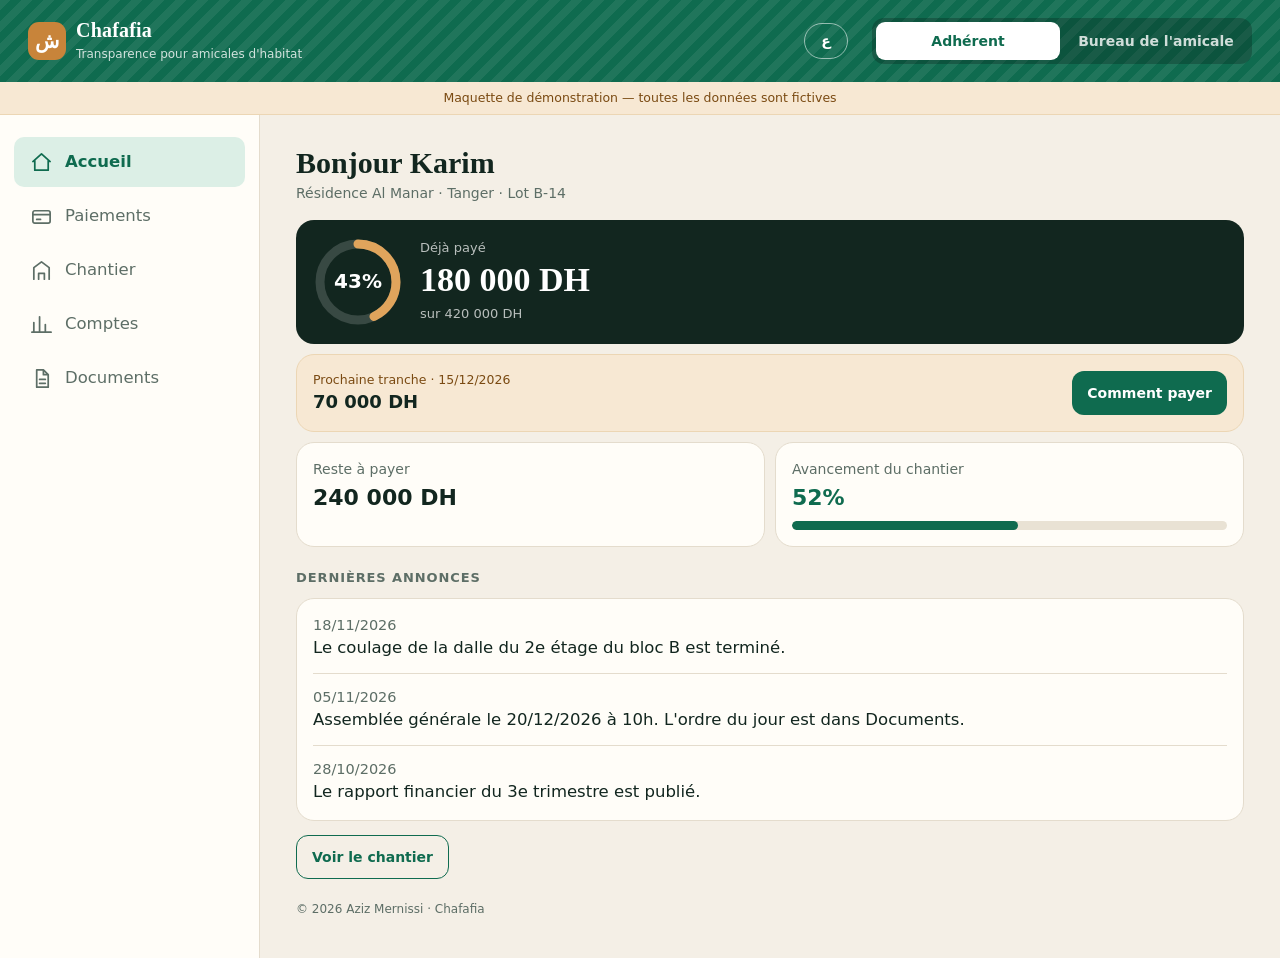
<file: index.html>
<!DOCTYPE html>
<html lang="fr" dir="ltr">
<head>
<meta charset="utf-8">
<meta name="viewport" content="width=device-width, initial-scale=1, viewport-fit=cover">
<title>Chafafia — Transparence pour amicales et coopératives d'habitat</title>
<meta name="author" content="Aziz Mernissi">
<meta name="description" content="Maquette de Chafafia : suivi des tranches, du chantier, des comptes et des documents pour les adhérents et le bureau d'une amicale d'habitat.">
<meta name="theme-color" content="#0f6b4f">
<link rel="preconnect" href="https://fonts.googleapis.com">
<link rel="preconnect" href="https://fonts.gstatic.com" crossorigin>
<link href="https://fonts.googleapis.com/css2?family=Fraunces:opsz,wght@9..144,600;9..144,700&family=DM+Sans:wght@400;500;700&family=Tajawal:wght@400;500;700;800&display=swap" rel="stylesheet" media="print" onload="this.media=\'all\'">
<style>
:root{
  --ink:#12261f; --muted:#5d6e66; --line:#e4dccd;
  --bg:#f4efe6; --card:#fffdf8;
  --green:#0f6b4f; --green-soft:#dcefe6;
  --ochre:#c8843a; --ochre-soft:#f7e8d3;
  --red:#b3422f; --red-soft:#f8e1dc;
  --radius:18px;
  --body:"DM Sans",system-ui,-apple-system,"Segoe UI",sans-serif;
  --display:"Fraunces",Georgia,serif;
}
html[lang="ar"]{ --body:"Tajawal",system-ui,sans-serif; --display:"Tajawal",system-ui,sans-serif; }
*{box-sizing:border-box;margin:0;padding:0}
html,body{height:100%}
body{
  font-family:var(--body); color:var(--ink); background:#1b332a;
  background-image:radial-gradient(circle at 20% 10%,#2b5243 0,transparent 45%),radial-gradient(circle at 85% 90%,#3a2f1c 0,transparent 40%);
  -webkit-font-smoothing:antialiased; line-height:1.45;
}
button{font:inherit;color:inherit;border:0;background:none;cursor:pointer}
.app{
  max-width:480px; min-height:100%; margin:0 auto; background:var(--bg);
  display:flex; flex-direction:column; position:relative;
  box-shadow:0 0 60px rgba(0,0,0,.35);
}
header{
  background:var(--green); color:#fff; padding:14px 16px 16px;
  padding-top:calc(14px + env(safe-area-inset-top));
  background-image:linear-gradient(135deg,rgba(255,255,255,.07) 25%,transparent 25%,transparent 50%,rgba(255,255,255,.07) 50%,rgba(255,255,255,.07) 75%,transparent 75%);
  background-size:22px 22px;
}
.bar{display:flex;align-items:center;justify-content:space-between;gap:10px}
.brand{display:flex;align-items:center;gap:10px}
.logo{
  width:38px;height:38px;border-radius:11px;background:var(--ochre);
  display:grid;place-items:center;font-family:var(--display);font-weight:700;font-size:20px;color:#fff;
}
.brand b{font-family:var(--display);font-size:20px;letter-spacing:.2px;display:block;line-height:1.1}
.brand span{font-size:12px;opacity:.8}
.lang{
  border:1.5px solid rgba(255,255,255,.55);border-radius:999px;padding:6px 13px;
  font-weight:700;font-size:14px;color:#fff;min-width:44px;min-height:36px;
}
.roles{
  margin-top:14px;display:grid;grid-template-columns:1fr 1fr;background:rgba(0,0,0,.22);
  border-radius:12px;padding:4px;gap:4px;
}
.roles button{padding:9px 6px;border-radius:9px;font-weight:700;font-size:14px;color:rgba(255,255,255,.8)}
.roles button.on{background:#fff;color:var(--green)}
.demo{
  background:var(--ochre-soft);color:#7a4a12;font-size:12.5px;text-align:center;
  padding:7px 12px;border-bottom:1px solid #ecd6b4;font-weight:500;
}
main{flex:1;padding:16px 16px 96px}
h1{font-family:var(--display);font-size:24px;line-height:1.2;margin-bottom:2px}
.sub{color:var(--muted);font-size:14px;margin-bottom:16px}
h2{font-size:13px;text-transform:uppercase;letter-spacing:.9px;color:var(--muted);margin:22px 0 10px;font-weight:700}
html[lang="ar"] h2{letter-spacing:0;font-size:15px}
.card{background:var(--card);border:1px solid var(--line);border-radius:var(--radius);padding:16px}
.card + .card{margin-top:10px}
.hero{background:var(--ink);color:#fff;border:0;display:flex;gap:16px;align-items:center}
.hero small{opacity:.7;font-size:13px;display:block}
.hero strong{font-family:var(--display);font-size:27px;display:block;line-height:1.15;margin:2px 0 6px}
.ring{flex:none;width:92px;height:92px;position:relative}
.ring svg{transform:rotate(-90deg)}
.ring b{position:absolute;inset:0;display:grid;place-items:center;font-size:20px;font-weight:700}
.grid2{display:grid;grid-template-columns:1fr 1fr;gap:10px}
.grid2 .card + .card{margin-top:0}
.kpi small{color:var(--muted);font-size:12.5px;display:block}
.kpi b{font-size:19px;display:block;margin-top:3px;font-weight:700}
.kpi.good b{color:var(--green)} .kpi.bad b{color:var(--red)}
.next{background:var(--ochre-soft);border-color:#ecd6b4;display:flex;align-items:center;justify-content:space-between;gap:12px}
.next small{color:#7a4a12;font-size:12.5px;display:block}
.next b{font-size:18px}
.btn{
  background:var(--green);color:#fff;border-radius:12px;padding:11px 15px;font-weight:700;font-size:14px;
  min-height:44px;display:inline-flex;align-items:center;gap:7px;white-space:nowrap;
}
.btn.ghost{background:transparent;color:var(--green);border:1.5px solid var(--green)}
.btn.wa{background:#1f8f4d}
.btn.small{padding:8px 12px;min-height:38px;font-size:13px}
.row{display:flex;align-items:center;gap:12px;padding:13px 0;border-bottom:1px solid var(--line)}
.row:last-child{border-bottom:0;padding-bottom:0}
.row:first-child{padding-top:0}
.row .grow{flex:1;min-width:0}
.row .grow b{display:block;font-size:15px}
.row .grow small{color:var(--muted);font-size:13px;display:block}
.row .amt{font-weight:700;font-size:15px;text-align:end;white-space:nowrap}
.dot{flex:none;width:34px;height:34px;border-radius:50%;display:grid;place-items:center;font-size:15px;font-weight:700}
.dot.ok{background:var(--green-soft);color:var(--green)}
.dot.due{background:var(--ochre-soft);color:var(--ochre)}
.dot.todo{background:#ece6da;color:var(--muted)}
.dot.late{background:var(--red-soft);color:var(--red)}
.tag{display:inline-block;font-size:11.5px;font-weight:700;border-radius:999px;padding:3px 9px}
.tag.ok{background:var(--green-soft);color:var(--green)}
.tag.late{background:var(--red-soft);color:var(--red)}
.tag.due{background:var(--ochre-soft);color:#8a5412}
.tag.mre{background:#e3e8f6;color:#33468c}
.track{height:9px;background:#e9e2d4;border-radius:99px;overflow:hidden;margin-top:7px}
.track i{display:block;height:100%;background:var(--green);border-radius:99px}
.track i.o{background:var(--ochre)}
.phase{padding:12px 0;border-bottom:1px solid var(--line)}
.phase:last-child{border-bottom:0;padding-bottom:0}.phase:first-child{padding-top:0}
.phase .top{display:flex;justify-content:space-between;gap:10px;font-size:14.5px}
.phase .top b{font-weight:500}.phase .top span{font-weight:700;color:var(--green)}
.photos{display:grid;grid-template-columns:1fr 1fr;gap:10px}
.photo{border-radius:14px;overflow:hidden;border:1px solid var(--line);background:var(--card)}
.photo .img{height:104px;position:relative;background:linear-gradient(160deg,#9fb6c9 0 45%,#c9b89a 45% 100%)}
.photo .img::before{content:"";position:absolute;inset:auto 14% 0 14%;height:62%;
  background:repeating-linear-gradient(90deg,#8a8377 0 10px,#a59d8f 10px 22px),#8a8377;
  clip-path:polygon(0 100%,0 30%,34% 30%,34% 0,100% 0,100% 100%);opacity:.9}
.photo.b .img{background:linear-gradient(160deg,#c7b08d 0 40%,#8d7a5e 40% 100%)}
.photo.c .img{background:linear-gradient(160deg,#a9c3b4 0 50%,#b9a98c 50% 100%)}
.photo.d .img{background:linear-gradient(160deg,#d3c2a6 0 38%,#77705f 38% 100%)}
.photo p{font-size:12.5px;padding:8px 10px;color:var(--muted)}
.photo p b{display:block;color:var(--ink);font-size:13px}
.note{font-size:13px;color:var(--muted);margin-top:10px}
nav{
  position:fixed;bottom:0;left:50%;transform:translateX(-50%);width:100%;max-width:480px;
  background:var(--card);border-top:1px solid var(--line);display:flex;
  padding:6px 4px calc(6px + env(safe-area-inset-bottom));z-index:5;
}
nav button{flex:1;display:flex;flex-direction:column;align-items:center;gap:3px;padding:7px 2px;font-size:11.5px;color:var(--muted);font-weight:500;border-radius:10px;min-height:52px}
nav button svg{width:23px;height:23px;fill:none;stroke:currentColor;stroke-width:1.8;stroke-linecap:round;stroke-linejoin:round}
nav button.on{color:var(--green);font-weight:700}
#modal{position:fixed;inset:0;background:rgba(18,38,31,.6);display:none;align-items:flex-end;justify-content:center;z-index:20}
#modal.on{display:flex}
.sheet{background:var(--card);width:100%;max-width:480px;border-radius:22px 22px 0 0;padding:22px 20px calc(22px + env(safe-area-inset-bottom))}
.sheet h3{font-family:var(--display);font-size:21px;margin-bottom:4px}
.sheet dl{margin:14px 0 18px;border:1px dashed #cfc5b2;border-radius:14px;padding:4px 14px}
.sheet dl div{display:flex;justify-content:space-between;gap:12px;padding:10px 0;border-bottom:1px solid var(--line);font-size:14.5px}
.sheet dl div:last-child{border-bottom:0}
.sheet dt{color:var(--muted)} .sheet dd{font-weight:700;text-align:end}
.sheet .acts{display:flex;gap:10px}.sheet .acts .btn{flex:1;justify-content:center}
#toast{
  position:fixed;bottom:92px;left:50%;transform:translateX(-50%) translateY(20px);opacity:0;pointer-events:none;
  background:var(--ink);color:#fff;padding:11px 16px;border-radius:12px;font-size:14px;z-index:30;
  transition:.25s;max-width:min(420px,90vw);text-align:center;
}
#toast.on{opacity:1;transform:translateX(-50%)}
footer{text-align:center;font-size:12px;color:var(--muted);padding:22px 0 0}
/* ---- Ordinateur : menu à gauche, contenu large ---- */
@media (min-width: 900px){
  body{padding:0}
  .app{max-width:none;min-height:100vh;border-radius:0;box-shadow:none;
    display:grid;grid-template-columns:260px 1fr;grid-template-rows:auto auto 1fr}
  header{grid-column:1/-1;padding:18px 28px;display:flex;align-items:center;justify-content:space-between;gap:24px}
  header .bar{flex:1;order:1}
  .roles{margin-top:0;width:380px;order:2}
  header .lang{margin-inline-start:20px}
  .demo{grid-column:1/-1}
  nav{position:static;transform:none;width:auto;max-width:none;grid-column:1;grid-row:3;
    flex-direction:column;justify-content:flex-start;gap:4px;padding:22px 14px;border-top:0;border-inline-end:1px solid var(--line)}
  nav button{flex:none;flex-direction:row;justify-content:flex-start;gap:12px;padding:13px 16px;font-size:16.5px;min-height:50px}
  nav button.on{background:var(--green-soft)}
  main{grid-column:2;grid-row:3;padding:30px 36px 40px;min-width:0}
  main > *{max-width:1240px}
  main{font-size:17px}
  .row .grow b{font-size:16.5px}.row .grow small{font-size:14.5px}.row .amt{font-size:16.5px}
  .kpi small{font-size:14px}.kpi b{font-size:22px}
  h1{font-size:30px}
  .grid2{grid-template-columns:repeat(auto-fit,minmax(190px,1fr))}
  .photos{grid-template-columns:repeat(4,1fr)}
  .photo .img{height:130px}
  .hero strong{font-size:34px}
  #modal{align-items:center}
  .sheet{border-radius:22px;max-width:460px}
  #toast{bottom:36px}
  footer{text-align:start}
}
@media (prefers-reduced-motion:reduce){#toast{transition:none}}
</style>
</head>
<body>
<div class="app">
  <header>
    <div class="bar">
      <div class="brand">
        <div class="logo">ش</div>
        <div><b>Chafafia</b><span id="tagline">Transparence pour amicales d'habitat</span></div>
      </div>
      <button class="lang" id="lang" aria-label="Changer de langue">ع</button>
    </div>
    <div class="roles" role="tablist">
      <button data-role="member" class="on">Adhérent</button>
      <button data-role="board">Bureau de l'amicale</button>
    </div>
  </header>
  <div class="demo" id="demo">Maquette de démonstration — toutes les données sont fictives</div>
  <main id="view"><h1>Bonjour Karim</h1><p class="sub">Résidence Al Manar · Tanger · Lot B-14</p>
    <div class="card hero"><div class="ring"><svg width="92" height="92" viewBox="0 0 92 92">
    <circle cx="46" cy="46" r="38" fill="none" stroke="rgba(255,255,255,.16)" stroke-width="9"></circle>
    <circle cx="46" cy="46" r="38" fill="none" stroke="#e0a45c" stroke-width="9" stroke-linecap="round" stroke-dasharray="238.76104167282426" stroke-dashoffset="136.09379375350986"></circle></svg><b>43%</b></div><div><small>Déjà payé</small><strong><bdi dir="ltr">180&nbsp;000</bdi> DH</strong>
      <small>sur <bdi dir="ltr">420&nbsp;000</bdi> DH</small></div></div>
    <div class="card next"><div><small>Prochaine tranche · 15/12/2026</small><b><bdi dir="ltr">70&nbsp;000</bdi> DH</b></div>
      <button class="btn" data-toast="payinfoMsg">Comment payer</button></div>
    <div class="grid2" style="margin-top:10px">
      <div class="card kpi"><small>Reste à payer</small><b><bdi dir="ltr">240&nbsp;000</bdi> DH</b></div>
      <div class="card kpi good"><small>Avancement du chantier</small><b>52%</b><div class="track"><i class="" style="width:52%"></i></div></div></div>
    <h2>Dernières annonces</h2>
    <div class="card"><div class="row"><div class="grow"><small>18/11/2026</small><b style="font-weight:500">Le coulage de la dalle du 2e étage du bloc B est terminé.</b></div></div><div class="row"><div class="grow"><small>05/11/2026</small><b style="font-weight:500">Assemblée générale le 20/12/2026 à 10h. L'ordre du jour est dans Documents.</b></div></div><div class="row"><div class="grow"><small>28/10/2026</small><b style="font-weight:500">Le rapport financier du 3e trimestre est publié.</b></div></div></div>
    <p style="margin-top:14px"><button class="btn ghost" data-go="site">Voir le chantier</button></p><footer>© 2026 Aziz Mernissi · Chafafia</footer></main>
  <nav id="tabs"><button data-go="home" class="on"><svg viewBox="0 0 24 24"><path d="M3 11l9-8 9 8M5 10v10h14V10"></path></svg>Accueil</button><button data-go="pay" class=""><svg viewBox="0 0 24 24"><rect x="3" y="6" width="18" height="13" rx="2"></rect><path d="M3 10h18M7 15h4"></path></svg>Paiements</button><button data-go="site" class=""><svg viewBox="0 0 24 24"><path d="M4 21V9l8-6 8 6v12M9 21v-6h6v6"></path></svg>Chantier</button><button data-go="acc" class=""><svg viewBox="0 0 24 24"><path d="M4 20V10M10 20V4M16 20v-8M22 20H2"></path></svg>Comptes</button><button data-go="docs" class=""><svg viewBox="0 0 24 24"><path d="M7 3h7l5 5v13H7zM14 3v5h5M10 13h6M10 17h6"></path></svg>Documents</button></nav>
</div>
<div id="modal"><div class="sheet" id="sheet"></div></div>
<div id="toast" role="status"></div>

<script>
/* Chafafia — maquette cliquable. Auteur : Aziz Mernissi. Données fictives. */
const S = { lang: 'fr', role: 'member', tab: 'home' };

const T = {
  tagline:{fr:"Transparence pour amicales d'habitat", ar:"الشفافية للوداديات السكنية"},
  demo:{fr:"Maquette de démonstration — toutes les données sont fictives", ar:"نموذج تجريبي — جميع المعطيات وهمية"},
  member:{fr:"Adhérent", ar:"المنخرط"}, board:{fr:"Bureau de l'amicale", ar:"مكتب الودادية"},
  dh:{fr:"DH", ar:"درهم"},
  home:{fr:"Accueil", ar:"الرئيسية"}, pay:{fr:"Paiements", ar:"الأداءات"}, site:{fr:"Chantier", ar:"الورش"},
  acc:{fr:"Comptes", ar:"الحسابات"}, docs:{fr:"Documents", ar:"الوثائق"},
  dash:{fr:"Tableau", ar:"اللوحة"}, members:{fr:"Adhérents", ar:"المنخرطون"}, exp:{fr:"Dépenses", ar:"المصاريف"}, wait:{fr:"Attente", ar:"الانتظار"},
  hello:{fr:"Bonjour Karim", ar:"مرحبا كريم"},
  lot:{fr:"Résidence Al Manar · Tanger · Lot B-14", ar:"إقامة المنار · طنجة · الشقة B-14"},
  paid:{fr:"Déjà payé", ar:"المبلغ المؤدى"}, of:{fr:"sur", ar:"من أصل"},
  remaining:{fr:"Reste à payer", ar:"الباقي"}, price:{fr:"Prix du lot", ar:"ثمن الشقة"},
  next:{fr:"Prochaine tranche · 15/12/2026", ar:"الدفعة المقبلة · 15/12/2026"},
  payinfo:{fr:"Comment payer", ar:"طريقة الأداء"},
  payinfoMsg:{fr:"Virement ou dépôt sur le compte de l'amicale. Le reçu apparaît ici après validation par le bureau.", ar:"تحويل أو إيداع في حساب الودادية. يظهر الوصل هنا بعد مصادقة المكتب."},
  news:{fr:"Dernières annonces", ar:"آخر الإعلانات"},
  siteNow:{fr:"Avancement du chantier", ar:"تقدم الأشغال"}, seeSite:{fr:"Voir le chantier", ar:"عرض الورش"},
  payTitle:{fr:"Mes paiements", ar:"أداءاتي"}, paySub:{fr:"6 tranches · touchez une tranche payée pour voir le reçu", ar:"6 دفعات · اضغط على دفعة مؤداة لعرض الوصل"},
  stPaid:{fr:"Payée", ar:"مؤداة"}, stDue:{fr:"À venir", ar:"قادمة"}, stTodo:{fr:"Plus tard", ar:"لاحقا"},
  receipt:{fr:"Reçu de paiement", ar:"وصل الأداء"}, rNo:{fr:"N° de reçu", ar:"رقم الوصل"}, rDate:{fr:"Date", ar:"التاريخ"},
  rAmt:{fr:"Montant", ar:"المبلغ"}, rMode:{fr:"Mode", ar:"طريقة الأداء"}, rFor:{fr:"Objet", ar:"الموضوع"},
  pdf:{fr:"Télécharger le PDF", ar:"تحميل PDF"}, close:{fr:"Fermer", ar:"إغلاق"},
  siteTitle:{fr:"Le chantier", ar:"الورش"}, siteSub:{fr:"Livraison prévue : 4e trimestre 2027", ar:"التسليم المرتقب: الربع الأخير من 2027"},
  global:{fr:"Avancement global", ar:"التقدم الإجمالي"}, phases:{fr:"Étapes", ar:"المراحل"}, photos:{fr:"Photos datées", ar:"صور مؤرخة"},
  photoNote:{fr:"Le bureau publie de nouvelles photos chaque mois.", ar:"ينشر المكتب صورا جديدة كل شهر."},
  accTitle:{fr:"Les comptes de l'amicale", ar:"حسابات الودادية"}, accSub:{fr:"Visibles par tous les adhérents, mis à jour le 20/11/2026", ar:"متاحة لجميع المنخرطين، آخر تحديث 20/11/2026"},
  collected:{fr:"Encaissé", ar:"المداخيل"}, spent:{fr:"Dépensé", ar:"المصاريف"}, cash:{fr:"Solde en caisse", ar:"الرصيد"},
  where:{fr:"Où va l'argent", ar:"أين يذهب المال"}, proof:{fr:"Justificatif", ar:"الإثبات"},
  docsTitle:{fr:"Documents", ar:"الوثائق"}, docsSub:{fr:"Les pièces officielles du projet, consultables à tout moment", ar:"الوثائق الرسمية للمشروع، متاحة في كل وقت"},
  view:{fr:"Voir", ar:"عرض"},
  demoDoc:{fr:"Document de démonstration", ar:"وثيقة تجريبية"},
  dashTitle:{fr:"Tableau de bord", ar:"لوحة القيادة"}, dashSub:{fr:"Résidence Al Manar · 120 adhérents", ar:"إقامة المنار · 120 منخرطا"},
  rate:{fr:"Taux de recouvrement", ar:"نسبة التحصيل"}, late:{fr:"Retards", ar:"المتأخرات"}, lateN:{fr:"11 adhérents", ar:"11 منخرطا"},
  expected:{fr:"Attendu à ce jour", ar:"المنتظر إلى اليوم"},
  remindAll:{fr:"Relancer les 11 retards", ar:"تذكير المتأخرين الـ11"},
  remindAllMsg:{fr:"11 rappels WhatsApp préparés (démo)", ar:"تم تجهيز 11 تذكيرا عبر واتساب (تجريبي)"},
  report:{fr:"Rapport pour l'assemblée", ar:"تقرير الجمع العام"}, reportMsg:{fr:"Rapport PDF généré (démo)", ar:"تم إنشاء التقرير (تجريبي)"},
  memTitle:{fr:"Adhérents", ar:"المنخرطون"}, memSub:{fr:"8 affichés sur 120", ar:"8 معروضون من أصل 120"},
  upToDate:{fr:"À jour", ar:"في وضعية سليمة"}, lateOf:{fr:"Retard", ar:"متأخر"}, days:{fr:"j", ar:"يوم"},
  remind:{fr:"Relancer", ar:"تذكير"}, remindMsg:{fr:"Rappel WhatsApp préparé pour", ar:"تم تجهيز تذكير واتساب لـ"},
  expTitle:{fr:"Dépenses", ar:"المصاريف"}, expSub:{fr:"Chaque dépense est publiée avec son justificatif", ar:"كل مصروف ينشر مع وثيقة إثباته"},
  addExp:{fr:"Ajouter une dépense", ar:"إضافة مصروف"}, addExpMsg:{fr:"Formulaire d'ajout (démo)", ar:"استمارة الإضافة (تجريبي)"},
  waitTitle:{fr:"Liste d'attente", ar:"لائحة الانتظار"}, waitSub:{fr:"Ordre d'inscription, visible et daté", ar:"حسب ترتيب التسجيل، معلن ومؤرخ"},
  since:{fr:"Inscrit le", ar:"مسجل في"}, offer:{fr:"Proposer un lot", ar:"اقتراح شقة"}, offerMsg:{fr:"Proposition envoyée (démo)", ar:"تم إرسال الاقتراح (تجريبي)"},
  demoTag:{fr:"(démo)", ar:"(تجريبي)"},
  foot:{fr:"© 2026 Aziz Mernissi · Chafafia", ar:"© 2026 عزيز المرنيسي · شفافية"}
};
const t = k => T[k][S.lang];
const L = o => (typeof o === 'string' ? o : o[S.lang]);
const money = n => '<bdi dir="ltr">' + n.toLocaleString('fr-FR').replace(/\s/g, '\u00a0') + '</bdi> ' + t('dh');

const PRICE = 420000;
const TRANCHES = [
  {n:{fr:"Réservation",ar:"الحجز"}, a:40000, d:"12/02/2025", st:"paid", no:"2025-0031", m:{fr:"Virement",ar:"تحويل بنكي"}},
  {n:{fr:"Tranche 1 — Acquisition du terrain",ar:"الدفعة 1 — اقتناء الأرض"}, a:70000, d:"20/06/2025", st:"paid", no:"2025-0118", m:{fr:"Virement",ar:"تحويل بنكي"}},
  {n:{fr:"Tranche 2 — Fondations",ar:"الدفعة 2 — الأساسات"}, a:70000, d:"14/03/2026", st:"paid", no:"2026-0147", m:{fr:"Chèque",ar:"شيك"}},
  {n:{fr:"Tranche 3 — Gros œuvre",ar:"الدفعة 3 — الأشغال الكبرى"}, a:70000, d:"15/12/2026", st:"due"},
  {n:{fr:"Tranche 4 — Second œuvre",ar:"الدفعة 4 — الأشغال الثانوية"}, a:70000, d:"06/2027", st:"todo"},
  {n:{fr:"Solde — Remise des clés",ar:"الباقي — تسليم المفاتيح"}, a:100000, d:"12/2027", st:"todo"}
];
const PAID = TRANCHES.filter(x => x.st === 'paid').reduce((s, x) => s + x.a, 0);

const PHASES = [
  {n:{fr:"Terrain et titre foncier",ar:"الأرض والرسم العقاري"}, p:100},
  {n:{fr:"Autorisation de construire",ar:"رخصة البناء"}, p:100},
  {n:{fr:"Terrassement et fondations",ar:"الحفر والأساسات"}, p:100},
  {n:{fr:"Gros œuvre",ar:"الأشغال الكبرى"}, p:60},
  {n:{fr:"Second œuvre",ar:"الأشغال الثانوية"}, p:0},
  {n:{fr:"Finitions et livraison",ar:"التشطيبات والتسليم"}, p:0}
];
const GLOBAL = 52;
const PHOTOS = [
  {c:"", d:"18/11/2026", n:{fr:"Dalle du 2e étage, bloc B",ar:"سقف الطابق الثاني، العمارة B"}},
  {c:"b", d:"21/10/2026", n:{fr:"Élévation des poteaux, bloc A",ar:"رفع الأعمدة، العمارة A"}},
  {c:"c", d:"16/09/2026", n:{fr:"Dalle du 1er étage",ar:"سقف الطابق الأول"}},
  {c:"d", d:"08/06/2026", n:{fr:"Fondations terminées",ar:"انتهاء الأساسات"}}
];
const NEWS = [
  {d:"18/11/2026", n:{fr:"Le coulage de la dalle du 2e étage du bloc B est terminé.",ar:"انتهى صب سقف الطابق الثاني للعمارة B."}},
  {d:"05/11/2026", n:{fr:"Assemblée générale le 20/12/2026 à 10h. L'ordre du jour est dans Documents.",ar:"الجمع العام يوم 20/12/2026 على الساعة 10. جدول الأعمال متاح في الوثائق."}},
  {d:"28/10/2026", n:{fr:"Le rapport financier du 3e trimestre est publié.",ar:"تم نشر التقرير المالي للفصل الثالث."}}
];
const COLLECTED = 19850000, EXPECTED = 21600000;
const EXPENSES = [
  {n:{fr:"Acquisition du terrain",ar:"اقتناء الأرض"}, a:6000000, d:"07/2025"},
  {n:{fr:"Gros œuvre — situations 1 à 3",ar:"الأشغال الكبرى — الكشوف 1 إلى 3"}, a:3400000, d:"11/2026"},
  {n:{fr:"Terrassement et fondations",ar:"الحفر والأساسات"}, a:3100000, d:"06/2026"},
  {n:{fr:"Études et architecte",ar:"الدراسات والمهندس المعماري"}, a:900000, d:"10/2025"},
  {n:{fr:"Autorisations et taxes",ar:"الرخص والرسوم"}, a:450000, d:"01/2026"},
  {n:{fr:"Frais de gestion",ar:"مصاريف التسيير"}, a:350000, d:"11/2026"}
];
const SPENT = EXPENSES.reduce((s, x) => s + x.a, 0);
const DOCS = [
  {n:{fr:"Statuts de l'amicale",ar:"القانون الأساسي للودادية"}, d:"2025"},
  {n:{fr:"Récépissé de dépôt légal",ar:"وصل الإيداع القانوني"}, d:"2025"},
  {n:{fr:"Titre foncier du terrain",ar:"الرسم العقاري للأرض"}, d:"07/2025"},
  {n:{fr:"Autorisation de construire",ar:"رخصة البناء"}, d:"01/2026"},
  {n:{fr:"Contrat avec l'entreprise de construction",ar:"عقد شركة البناء"}, d:"03/2026"},
  {n:{fr:"PV de l'assemblée générale 2026",ar:"محضر الجمع العام 2026"}, d:"02/2026"},
  {n:{fr:"Rapport financier — 3e trimestre 2026",ar:"التقرير المالي — الفصل الثالث 2026"}, d:"10/2026"}
];
const MEMBERS = [
  {n:{fr:"Karim B.",ar:"كريم ب."}, l:"B-14", late:0},
  {n:{fr:"Rachid O.",ar:"رشيد و."}, l:"B-07", late:140000, j:96},
  {n:{fr:"Youssef T.",ar:"يوسف ت."}, l:"C-21", late:70000, j:38},
  {n:{fr:"Omar L.",ar:"عمر ل."}, l:"A-18", late:70000, j:12},
  {n:{fr:"Salma E.",ar:"سلمى إ."}, l:"A-03", late:0},
  {n:{fr:"Imane Z.",ar:"إيمان ز."}, l:"C-02", late:0, mre:1},
  {n:{fr:"Houda M.",ar:"هدى م."}, l:"A-11", late:0},
  {n:{fr:"Fatima-Zahra K.",ar:"فاطمة الزهراء ك."}, l:"B-22", late:0, mre:1}
];
const WAIT = [
  {n:{fr:"Hicham A.",ar:"هشام أ."}, d:"03/04/2026"},
  {n:{fr:"Sara B.",ar:"سارة ب."}, d:"19/05/2026"},
  {n:{fr:"Mehdi R.",ar:"مهدي ر."}, d:"02/07/2026"},
  {n:{fr:"Khadija S.",ar:"خديجة س."}, d:"11/09/2026"},
  {n:{fr:"Anas D.",ar:"أنس د."}, d:"27/10/2026"}
];

const ICON = {
  home:'<path d="M3 11l9-8 9 8M5 10v10h14V10"/>',
  pay:'<rect x="3" y="6" width="18" height="13" rx="2"/><path d="M3 10h18M7 15h4"/>',
  site:'<path d="M4 21V9l8-6 8 6v12M9 21v-6h6v6"/>',
  acc:'<path d="M4 20V10M10 20V4M16 20v-8M22 20H2"/>',
  docs:'<path d="M7 3h7l5 5v13H7zM14 3v5h5M10 13h6M10 17h6"/>',
  dash:'<rect x="3" y="3" width="8" height="8" rx="1.5"/><rect x="13" y="3" width="8" height="5" rx="1.5"/><rect x="13" y="11" width="8" height="10" rx="1.5"/><rect x="3" y="14" width="8" height="7" rx="1.5"/>',
  members:'<circle cx="9" cy="8" r="3.5"/><path d="M2.5 20c.6-3.6 3.2-5.5 6.5-5.5s5.9 1.9 6.5 5.5M16 4.8a3.5 3.5 0 010 6.4M18 14.8c2 .7 3.2 2.4 3.6 5.2"/>',
  exp:'<path d="M6 3h12v18l-3-2-3 2-3-2-3 2zM9 8h6M9 12h6"/>',
  wait:'<circle cx="12" cy="12" r="9"/><path d="M12 7v5l3 2"/>'
};
const TABS = { member:['home','pay','site','acc','docs'], board:['dash','members','exp','wait'] };

const ring = p => {
  const c = 2 * Math.PI * 38;
  return `<div class="ring"><svg width="92" height="92" viewBox="0 0 92 92">
    <circle cx="46" cy="46" r="38" fill="none" stroke="rgba(255,255,255,.16)" stroke-width="9"/>
    <circle cx="46" cy="46" r="38" fill="none" stroke="#e0a45c" stroke-width="9" stroke-linecap="round"
      stroke-dasharray="${c}" stroke-dashoffset="${c * (1 - p / 100)}"/></svg><b>${p}%</b></div>`;
};
const bar = (p, cls = '') => `<div class="track"><i class="${cls}" style="width:${p}%"></i></div>`;
const foot = () => `<footer>${t('foot')}</footer>`;

const V = {
  home() {
    const pct = Math.round(PAID / PRICE * 100);
    return `<h1>${t('hello')}</h1><p class="sub">${t('lot')}</p>
    <div class="card hero">${ring(pct)}<div><small>${t('paid')}</small><strong>${money(PAID)}</strong>
      <small>${t('of')} ${money(PRICE)}</small></div></div>
    <div class="card next"><div><small>${t('next')}</small><b>${money(70000)}</b></div>
      <button class="btn" data-toast="payinfoMsg">${t('payinfo')}</button></div>
    <div class="grid2" style="margin-top:10px">
      <div class="card kpi"><small>${t('remaining')}</small><b>${money(PRICE - PAID)}</b></div>
      <div class="card kpi good"><small>${t('siteNow')}</small><b>${GLOBAL}%</b>${bar(GLOBAL)}</div></div>
    <h2>${t('news')}</h2>
    <div class="card">${NEWS.map(x => `<div class="row"><div class="grow"><small>${x.d}</small><b style="font-weight:500">${L(x.n)}</b></div></div>`).join('')}</div>
    <p style="margin-top:14px"><button class="btn ghost" data-go="site">${t('seeSite')}</button></p>${foot()}`;
  },
  pay() {
    const mark = {paid:'✓', due:'!', todo:'·'}, cls = {paid:'ok', due:'due', todo:'todo'}, lab = {paid:'stPaid', due:'stDue', todo:'stTodo'};
    return `<h1>${t('payTitle')}</h1><p class="sub">${t('paySub')}</p>
    <div class="card">${TRANCHES.map((x, i) => `<div class="row" ${x.st === 'paid' ? `data-receipt="${i}" role="button" tabindex="0" style="cursor:pointer"` : ''}>
      <div class="dot ${cls[x.st]}">${mark[x.st]}</div>
      <div class="grow"><b>${L(x.n)}</b><small>${x.d} · <span class="tag ${cls[x.st] === 'todo' ? 'due' : cls[x.st]}">${t(lab[x.st])}</span></small></div>
      <div class="amt">${money(x.a)}</div></div>`).join('')}</div>
    <div class="grid2" style="margin-top:10px">
      <div class="card kpi good"><small>${t('paid')}</small><b>${money(PAID)}</b></div>
      <div class="card kpi"><small>${t('remaining')}</small><b>${money(PRICE - PAID)}</b></div></div>${foot()}`;
  },
  site() {
    return `<h1>${t('siteTitle')}</h1><p class="sub">${t('siteSub')}</p>
    <div class="card kpi good"><small>${t('global')}</small><b>${GLOBAL}%</b>${bar(GLOBAL)}</div>
    <h2>${t('phases')}</h2>
    <div class="card">${PHASES.map(x => `<div class="phase"><div class="top"><b>${L(x.n)}</b><span>${x.p}%</span></div>${bar(x.p, x.p < 100 && x.p > 0 ? 'o' : '')}</div>`).join('')}</div>
    <h2>${t('photos')}</h2>
    <div class="photos">${PHOTOS.map(x => `<div class="photo ${x.c}"><div class="img"></div><p><b>${x.d}</b>${L(x.n)}</p></div>`).join('')}</div>
    <p class="note">${t('photoNote')}</p>${foot()}`;
  },
  acc() {
    return `<h1>${t('accTitle')}</h1><p class="sub">${t('accSub')}</p>
    <div class="card hero" style="display:block"><small>${t('cash')}</small><strong>${money(COLLECTED - SPENT)}</strong></div>
    <div class="grid2" style="margin-top:10px">
      <div class="card kpi good"><small>${t('collected')}</small><b>${money(COLLECTED)}</b></div>
      <div class="card kpi"><small>${t('spent')}</small><b>${money(SPENT)}</b></div></div>
    <h2>${t('where')}</h2>
    <div class="card">${EXPENSES.map(x => `<div class="phase"><div class="top"><b>${L(x.n)}</b><span style="color:var(--ink)">${money(x.a)}</span></div>
      ${bar(Math.round(x.a / SPENT * 100), 'o')}
      <p style="margin-top:8px"><button class="btn ghost small" data-toast="demoDoc">${t('proof')} · ${x.d}</button></p></div>`).join('')}</div>${foot()}`;
  },
  docs() {
    return `<h1>${t('docsTitle')}</h1><p class="sub">${t('docsSub')}</p>
    <div class="card">${DOCS.map(x => `<div class="row"><div class="dot ok">PDF</div>
      <div class="grow"><b>${L(x.n)}</b><small>${x.d}</small></div>
      <button class="btn ghost small" data-toast="demoDoc">${t('view')}</button></div>`).join('')}</div>${foot()}`;
  },
  dash() {
    const rate = Math.round(COLLECTED / EXPECTED * 100);
    return `<h1>${t('dashTitle')}</h1><p class="sub">${t('dashSub')}</p>
    <div class="card hero">${ring(rate)}<div><small>${t('rate')}</small><strong>${money(COLLECTED)}</strong>
      <small>${t('expected')} : ${money(EXPECTED)}</small></div></div>
    <div class="grid2" style="margin-top:10px">
      <div class="card kpi bad"><small>${t('late')} · ${t('lateN')}</small><b>${money(EXPECTED - COLLECTED)}</b></div>
      <div class="card kpi good"><small>${t('cash')}</small><b>${money(COLLECTED - SPENT)}</b></div>
      <div class="card kpi"><small>${t('spent')}</small><b>${money(SPENT)}</b></div>
      <div class="card kpi good"><small>${t('siteNow')}</small><b>${GLOBAL}%</b>${bar(GLOBAL)}</div></div>
    <p style="margin-top:14px;display:grid;gap:10px">
      <button class="btn wa" style="justify-content:center" data-toast="remindAllMsg">${t('remindAll')}</button>
      <button class="btn ghost" style="justify-content:center" data-toast="reportMsg">${t('report')}</button></p>${foot()}`;
  },
  members() {
    return `<h1>${t('memTitle')}</h1><p class="sub">${t('memSub')}</p>
    <div class="card">${MEMBERS.map((x, i) => `<div class="row"><div class="dot ${x.late ? 'late' : 'ok'}">${x.late ? '!' : '✓'}</div>
      <div class="grow"><b>${L(x.n)} ${x.mre ? '<span class="tag mre">MRE</span>' : ''}</b>
        <small>${x.l} · ${x.late ? `<span class="tag late">${t('lateOf')} ${money(x.late)} · ${x.j} ${t('days')}</span>` : `<span class="tag ok">${t('upToDate')}</span>`}</small></div>
      ${x.late ? `<button class="btn wa small" data-remind="${i}">${t('remind')}</button>` : ''}</div>`).join('')}</div>${foot()}`;
  },
  exp() {
    return `<h1>${t('expTitle')}</h1><p class="sub">${t('expSub')}</p>
    <div class="card kpi"><small>${t('spent')}</small><b>${money(SPENT)}</b></div>
    <div class="card">${EXPENSES.map(x => `<div class="row"><div class="grow"><b>${L(x.n)}</b><small>${x.d}</small></div>
      <div class="amt">${money(x.a)}<br><button class="btn ghost small" style="margin-top:6px" data-toast="demoDoc">${t('proof')}</button></div></div>`).join('')}</div>
    <p style="margin-top:14px"><button class="btn" data-toast="addExpMsg">+ ${t('addExp')}</button></p>${foot()}`;
  },
  wait() {
    return `<h1>${t('waitTitle')}</h1><p class="sub">${t('waitSub')}</p>
    <div class="card">${WAIT.map((x, i) => `<div class="row"><div class="dot todo">${i + 1}</div>
      <div class="grow"><b>${L(x.n)}</b><small>${t('since')} ${x.d}</small></div>
      ${i === 0 ? `<button class="btn small" data-toast="offerMsg">${t('offer')}</button>` : ''}</div>`).join('')}</div>${foot()}`;
  }
};

const $ = s => document.querySelector(s);
function toast(msg) {
  const el = $('#toast'); el.textContent = msg; el.classList.add('on');
  clearTimeout(toast.h); toast.h = setTimeout(() => el.classList.remove('on'), 2600);
}
function receipt(i) {
  const x = TRANCHES[i];
  $('#sheet').innerHTML = `<h3>${t('receipt')}</h3><p class="sub" style="margin:0">Amicale Al Manar</p>
    <dl><div><dt>${t('rNo')}</dt><dd>${x.no}</dd></div><div><dt>${t('rDate')}</dt><dd>${x.d}</dd></div>
    <div><dt>${t('rFor')}</dt><dd>${L(x.n)}</dd></div><div><dt>${t('rMode')}</dt><dd>${L(x.m)}</dd></div>
    <div><dt>${t('rAmt')}</dt><dd>${money(x.a)}</dd></div></dl>
    <div class="acts"><button class="btn" data-toast="demoDoc">${t('pdf')}</button><button class="btn ghost" data-close>${t('close')}</button></div>`;
  $('#modal').classList.add('on');
}
function render() {
  const ar = S.lang === 'ar';
  document.documentElement.lang = S.lang;
  document.documentElement.dir = ar ? 'rtl' : 'ltr';
  $('#tagline').textContent = t('tagline');
  $('#demo').textContent = t('demo');
  $('#lang').textContent = ar ? 'FR' : 'ع';
  document.querySelectorAll('.roles button').forEach(b => {
    b.textContent = t(b.dataset.role); b.classList.toggle('on', b.dataset.role === S.role);
  });
  $('#tabs').innerHTML = TABS[S.role].map(k =>
    `<button data-go="${k}" class="${k === S.tab ? 'on' : ''}"><svg viewBox="0 0 24 24">${ICON[k]}</svg>${t(k)}</button>`).join('');
  $('#view').innerHTML = V[S.tab]();
}
document.addEventListener('click', e => {
  const el = e.target.closest('[data-go],[data-role],[data-toast],[data-receipt],[data-remind],[data-close],#lang,#modal');
  if (!el) return;
  if (el.id === 'lang') { S.lang = S.lang === 'fr' ? 'ar' : 'fr'; $('#modal').classList.remove('on'); return render(); }
  if (el.id === 'modal') { if (e.target === el) el.classList.remove('on'); return; }
  const d = el.dataset;
  if ('close' in d) return $('#modal').classList.remove('on');
  if (d.role) { S.role = d.role; S.tab = TABS[S.role][0]; window.scrollTo(0, 0); return render(); }
  if (d.go) { S.tab = d.go; window.scrollTo(0, 0); return render(); }
  if (d.toast) return toast(t(d.toast));
  if (d.receipt) return receipt(+d.receipt);
  if (d.remind) return toast(`${t('remindMsg')} ${L(MEMBERS[+d.remind].n)} ${t('demoTag')}`);
});
document.addEventListener('keydown', e => {
  if (e.key === 'Escape') $('#modal').classList.remove('on');
  if (e.key === 'Enter' && e.target.dataset && e.target.dataset.receipt) receipt(+e.target.dataset.receipt);
});
render();
</script>
</body>
</html>
</file>
